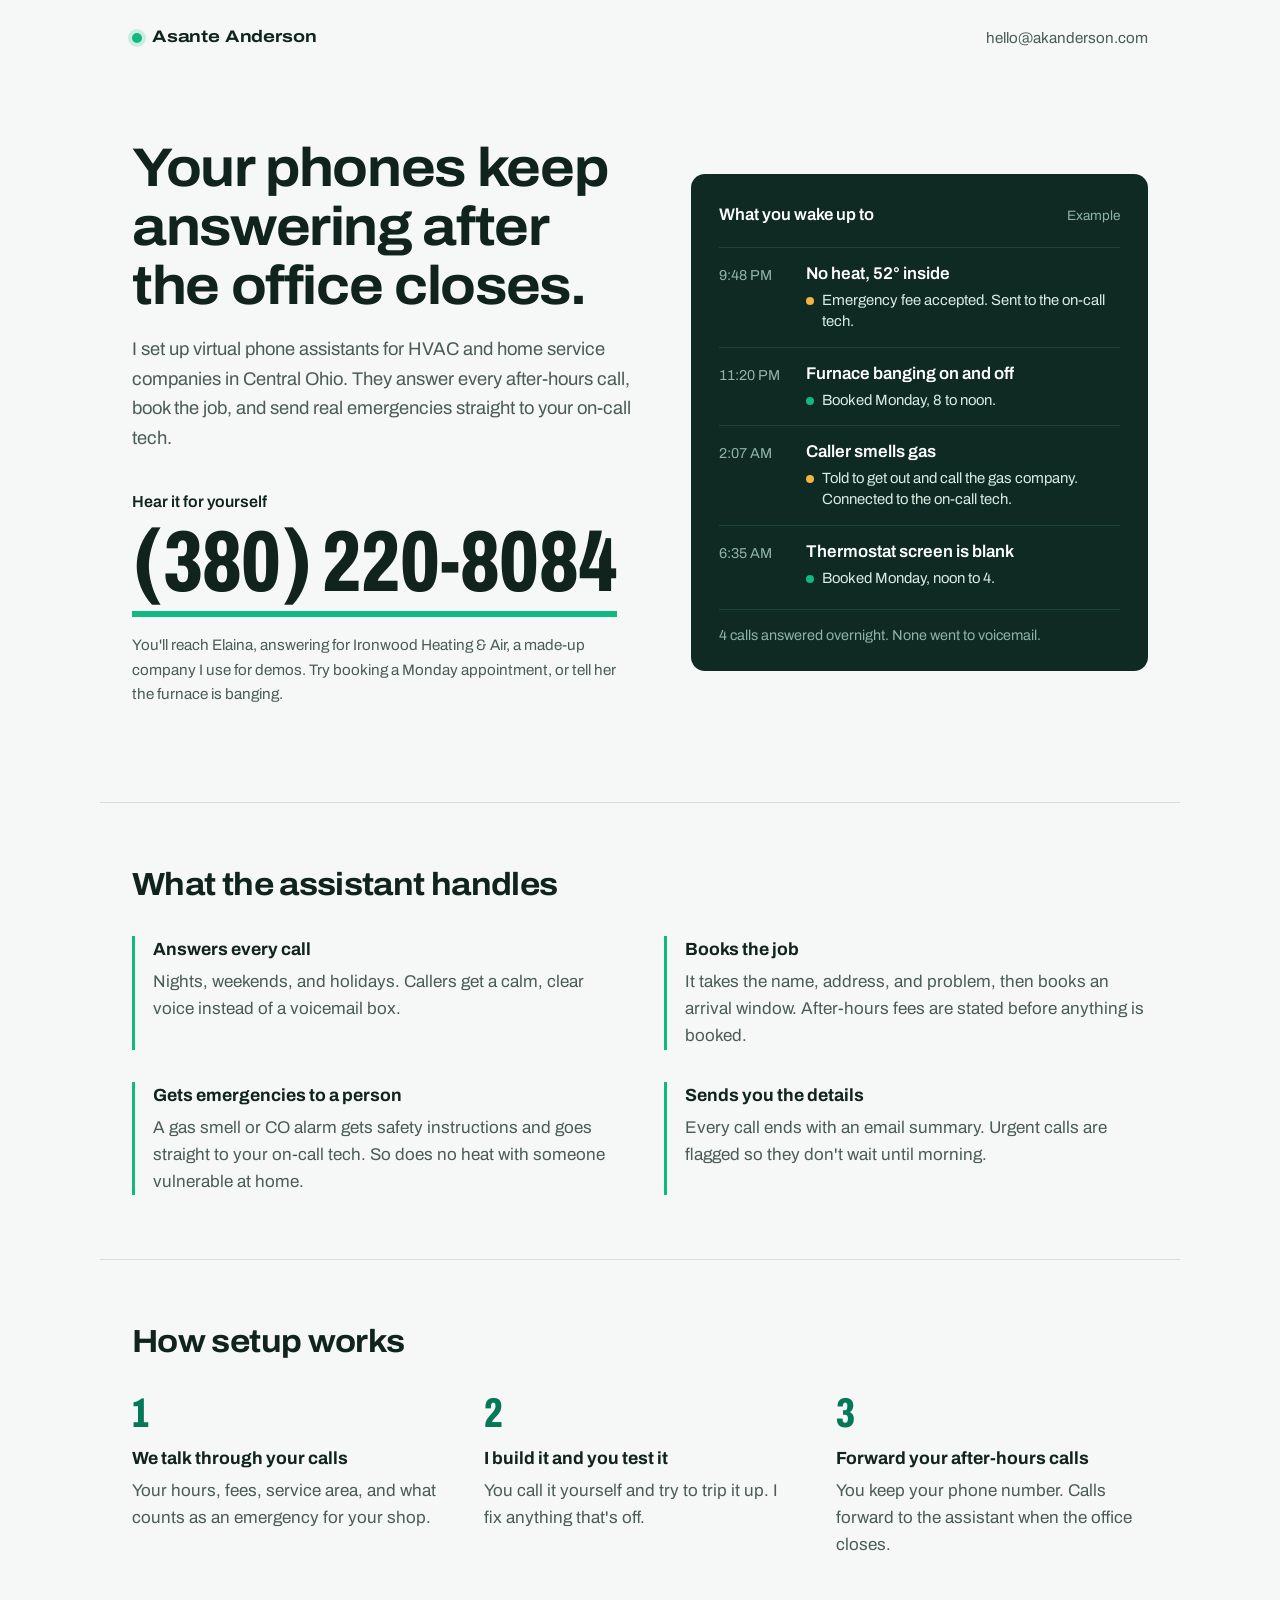
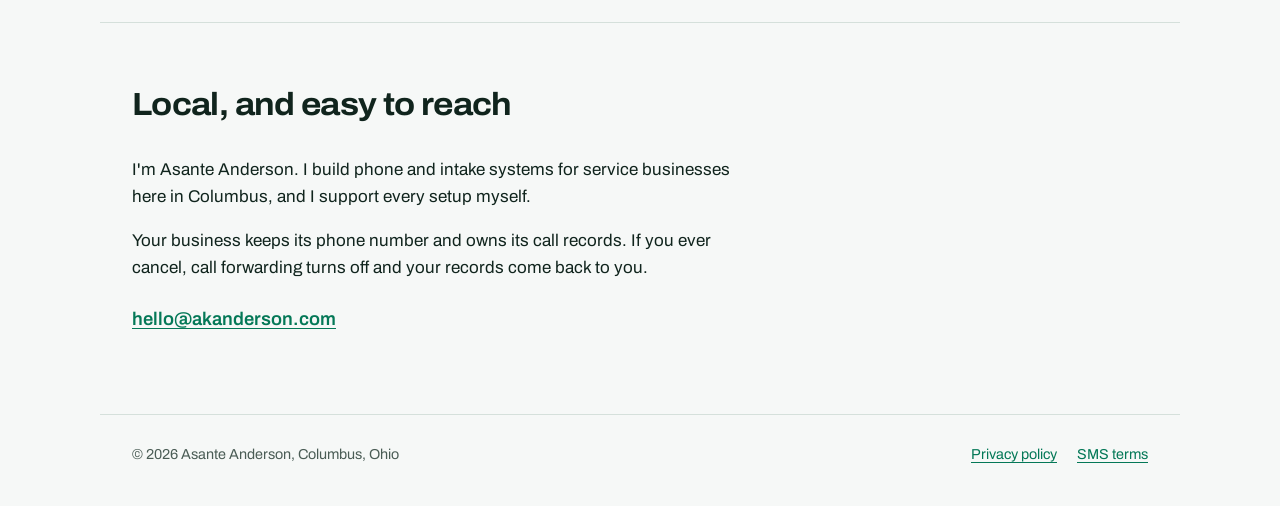
<file: index.html>
<!doctype html>
<html lang="en">
<head>
  <meta charset="utf-8">
  <meta name="viewport" content="width=device-width, initial-scale=1">
  <title>Asante Anderson | After-hours phone assistants for HVAC companies</title>
  <meta name="description" content="Asante Anderson sets up virtual phone assistants for HVAC and home service companies in Central Ohio. They answer after-hours calls, book jobs, and route emergencies to your on-call tech.">
  <link rel="preconnect" href="https://fonts.googleapis.com">
  <link rel="preconnect" href="https://fonts.gstatic.com" crossorigin>
  <link href="https://fonts.googleapis.com/css2?family=Archivo:wdth,wght@62..125,400..800&display=swap" rel="stylesheet">
  <link rel="stylesheet" href="style.css">
  <link rel="icon" href="data:image/svg+xml,%3Csvg xmlns='http://www.w3.org/2000/svg' viewBox='0 0 32 32'%3E%3Ccircle cx='16' cy='16' r='9' fill='%2310B981'/%3E%3C/svg%3E">
</head>
<body>
  <header class="wrap site-head">
    <a class="mark" href="/">Asante Anderson</a>
    <nav><a href="mailto:hello@akanderson.com">hello@akanderson.com</a></nav>
  </header>

  <main>
    <section class="wrap hero">
      <div>
        <h1>Your phones keep answering after the office closes.</h1>
        <p class="lede">I set up virtual phone assistants for HVAC and home service companies in Central Ohio. They answer every after-hours call, book the job, and send real emergencies straight to your on-call tech.</p>
        <p class="demo-label">Hear it for yourself</p>
        <a class="call" href="tel:+13802208084">(380) 220-8084</a>
        <p class="demo-note">You'll reach Elaina, answering for Ironwood Heating &amp; Air, a made-up company I use for demos. Try booking a Monday appointment, or tell her the furnace is banging.</p>
      </div>

      <aside class="log" aria-label="Example of an overnight call log">
        <div class="log-head">
          <h2>What you wake up to</h2>
          <span>Example</span>
        </div>
        <ol>
          <li class="urgent">
            <time>9:48 PM</time>
            <span class="what">No heat, 52° inside</span>
            <span class="outcome">Emergency fee accepted. Sent to the on-call tech.</span>
          </li>
          <li>
            <time>11:20 PM</time>
            <span class="what">Furnace banging on and off</span>
            <span class="outcome">Booked Monday, 8 to noon.</span>
          </li>
          <li class="urgent">
            <time>2:07 AM</time>
            <span class="what">Caller smells gas</span>
            <span class="outcome">Told to get out and call the gas company. Connected to the on-call tech.</span>
          </li>
          <li>
            <time>6:35 AM</time>
            <span class="what">Thermostat screen is blank</span>
            <span class="outcome">Booked Monday, noon to 4.</span>
          </li>
        </ol>
        <p class="log-foot">4 calls answered overnight. None went to voicemail.</p>
      </aside>
    </section>

    <section class="wrap section">
      <h2>What the assistant handles</h2>
      <dl class="features">
        <div>
          <dt>Answers every call</dt>
          <dd>Nights, weekends, and holidays. Callers get a calm, clear voice instead of a voicemail box.</dd>
        </div>
        <div>
          <dt>Books the job</dt>
          <dd>It takes the name, address, and problem, then books an arrival window. After-hours fees are stated before anything is booked.</dd>
        </div>
        <div>
          <dt>Gets emergencies to a person</dt>
          <dd>A gas smell or CO alarm gets safety instructions and goes straight to your on-call tech. So does no heat with someone vulnerable at home.</dd>
        </div>
        <div>
          <dt>Sends you the details</dt>
          <dd>Every call ends with an email summary. Urgent calls are flagged so they don't wait until morning.</dd>
        </div>
      </dl>
    </section>

    <section class="wrap section">
      <h2>How setup works</h2>
      <ol class="steps">
        <li>
          <strong>We talk through your calls</strong>
          <p>Your hours, fees, service area, and what counts as an emergency for your shop.</p>
        </li>
        <li>
          <strong>I build it and you test it</strong>
          <p>You call it yourself and try to trip it up. I fix anything that's off.</p>
        </li>
        <li>
          <strong>Forward your after-hours calls</strong>
          <p>You keep your phone number. Calls forward to the assistant when the office closes.</p>
        </li>
      </ol>
    </section>

    <section class="wrap section about">
      <h2>Local, and easy to reach</h2>
      <p>I'm Asante Anderson. I build phone and intake systems for service businesses here in Columbus, and I support every setup myself.</p>
      <p>Your business keeps its phone number and owns its call records. If you ever cancel, call forwarding turns off and your records come back to you.</p>
      <p class="contact"><a href="mailto:hello@akanderson.com">hello@akanderson.com</a></p>
    </section>
  </main>

  <footer class="wrap site-foot">
    <span>© 2026 Asante Anderson, Columbus, Ohio</span>
    <nav>
      <a href="privacy.html">Privacy policy</a>
      <a href="sms-terms.html">SMS terms</a>
    </nav>
  </footer>
</body>
</html>
</file>
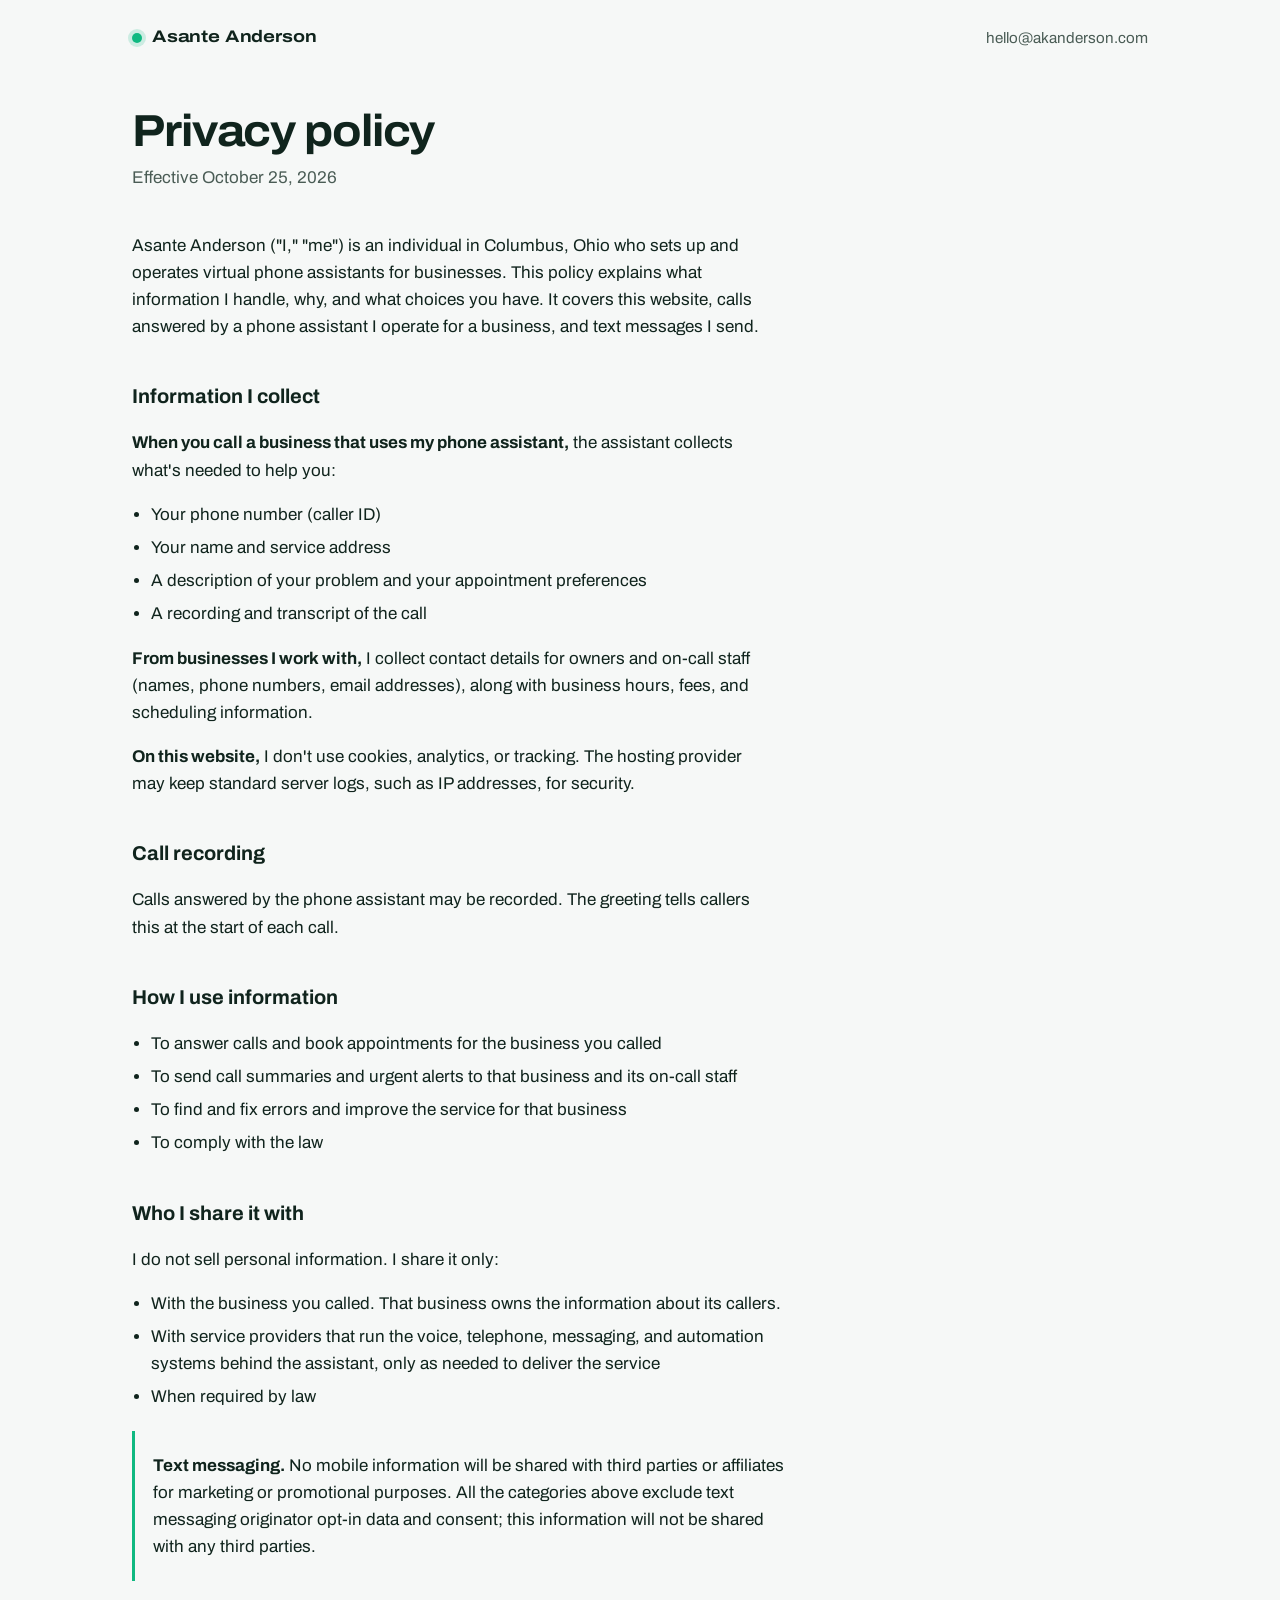
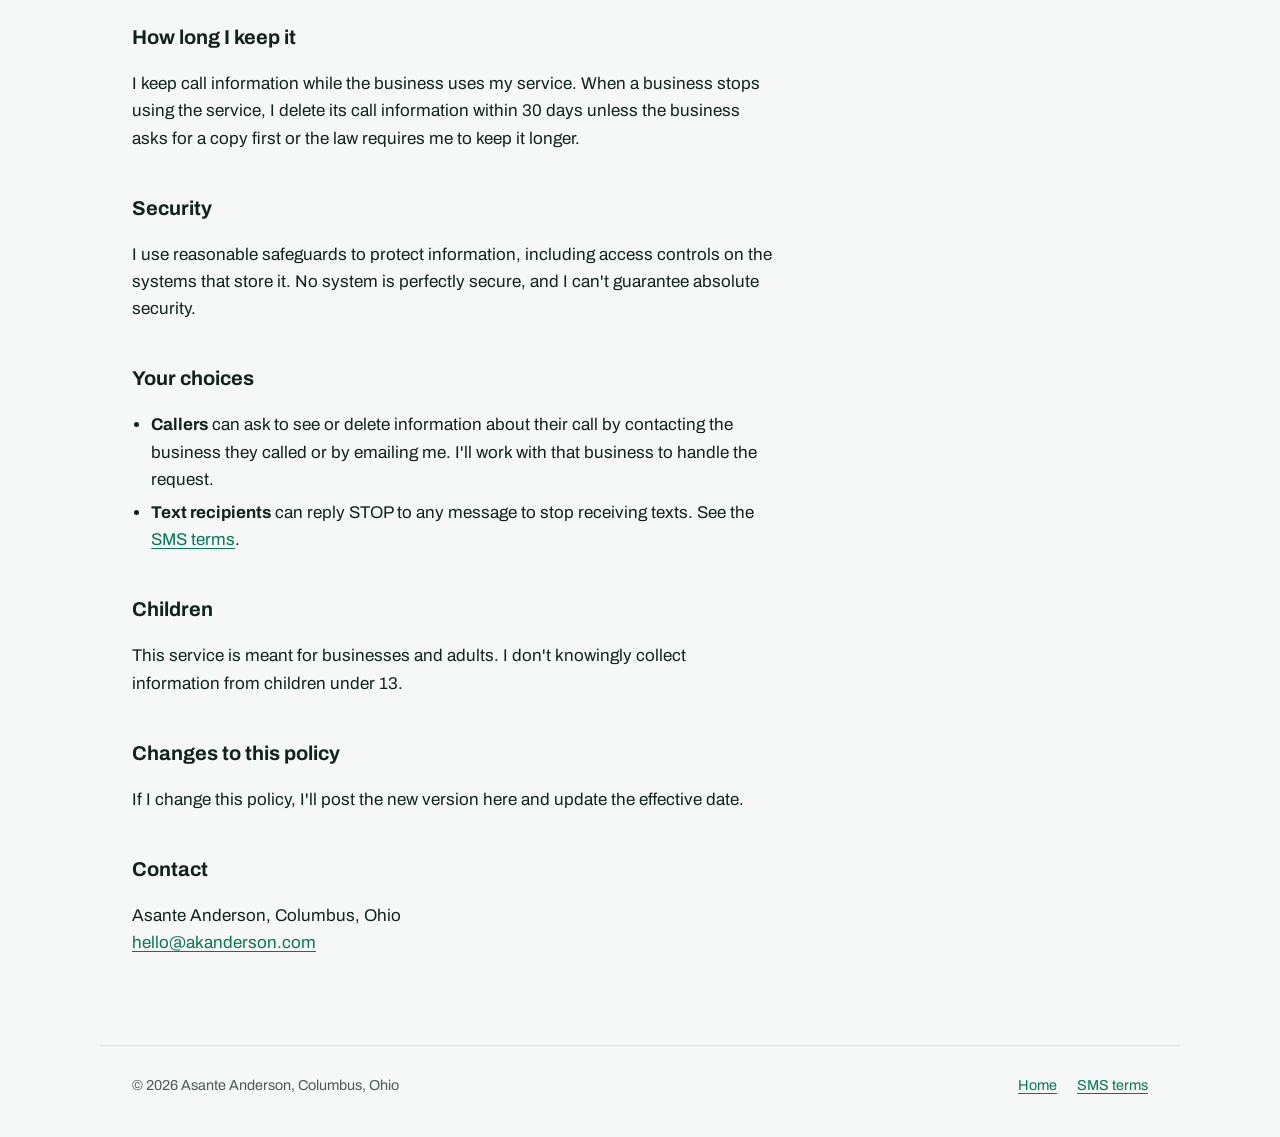
<file: privacy.html>
<!doctype html>
<html lang="en">
<head>
  <meta charset="utf-8">
  <meta name="viewport" content="width=device-width, initial-scale=1">
  <title>Privacy policy | Asante Anderson</title>
  <meta name="description" content="How Asante Anderson collects, uses, and protects information for phone assistant and text message services.">
  <link rel="preconnect" href="https://fonts.googleapis.com">
  <link rel="preconnect" href="https://fonts.gstatic.com" crossorigin>
  <link href="https://fonts.googleapis.com/css2?family=Archivo:wdth,wght@62..125,400..800&display=swap" rel="stylesheet">
  <link rel="stylesheet" href="style.css">
  <link rel="icon" href="data:image/svg+xml,%3Csvg xmlns='http://www.w3.org/2000/svg' viewBox='0 0 32 32'%3E%3Ccircle cx='16' cy='16' r='9' fill='%2310B981'/%3E%3C/svg%3E">
</head>
<body>
  <header class="wrap site-head">
    <a class="mark" href="/">Asante Anderson</a>
    <nav><a href="mailto:hello@akanderson.com">hello@akanderson.com</a></nav>
  </header>

  <main class="wrap">
    <article class="doc">
      <h1>Privacy policy</h1>
      <p class="effective">Effective October 25, 2026</p>

      <p>Asante Anderson ("I," "me") is an individual in Columbus, Ohio who sets up and operates virtual phone assistants for businesses. This policy explains what information I handle, why, and what choices you have. It covers this website, calls answered by a phone assistant I operate for a business, and text messages I send.</p>

      <h2>Information I collect</h2>
      <p><strong>When you call a business that uses my phone assistant,</strong> the assistant collects what's needed to help you:</p>
      <ul>
        <li>Your phone number (caller ID)</li>
        <li>Your name and service address</li>
        <li>A description of your problem and your appointment preferences</li>
        <li>A recording and transcript of the call</li>
      </ul>
      <p><strong>From businesses I work with,</strong> I collect contact details for owners and on-call staff (names, phone numbers, email addresses), along with business hours, fees, and scheduling information.</p>
      <p><strong>On this website,</strong> I don't use cookies, analytics, or tracking. The hosting provider may keep standard server logs, such as IP addresses, for security.</p>

      <h2>Call recording</h2>
      <p>Calls answered by the phone assistant may be recorded. The greeting tells callers this at the start of each call.</p>

      <h2>How I use information</h2>
      <ul>
        <li>To answer calls and book appointments for the business you called</li>
        <li>To send call summaries and urgent alerts to that business and its on-call staff</li>
        <li>To find and fix errors and improve the service for that business</li>
        <li>To comply with the law</li>
      </ul>

      <h2>Who I share it with</h2>
      <p>I do not sell personal information. I share it only:</p>
      <ul>
        <li>With the business you called. That business owns the information about its callers.</li>
        <li>With service providers that run the voice, telephone, messaging, and automation systems behind the assistant, only as needed to deliver the service</li>
        <li>When required by law</li>
      </ul>

      <div class="callout">
        <p><strong>Text messaging.</strong> No mobile information will be shared with third parties or affiliates for marketing or promotional purposes. All the categories above exclude text messaging originator opt-in data and consent; this information will not be shared with any third parties.</p>
      </div>

      <h2>How long I keep it</h2>
      <p>I keep call information while the business uses my service. When a business stops using the service, I delete its call information within 30 days unless the business asks for a copy first or the law requires me to keep it longer.</p>

      <h2>Security</h2>
      <p>I use reasonable safeguards to protect information, including access controls on the systems that store it. No system is perfectly secure, and I can't guarantee absolute security.</p>

      <h2>Your choices</h2>
      <ul>
        <li><strong>Callers</strong> can ask to see or delete information about their call by contacting the business they called or by emailing me. I'll work with that business to handle the request.</li>
        <li><strong>Text recipients</strong> can reply STOP to any message to stop receiving texts. See the <a href="sms-terms.html">SMS terms</a>.</li>
      </ul>

      <h2>Children</h2>
      <p>This service is meant for businesses and adults. I don't knowingly collect information from children under 13.</p>

      <h2>Changes to this policy</h2>
      <p>If I change this policy, I'll post the new version here and update the effective date.</p>

      <h2>Contact</h2>
      <p>Asante Anderson, Columbus, Ohio<br>
      <a href="mailto:hello@akanderson.com">hello@akanderson.com</a></p>
    </article>
  </main>

  <footer class="wrap site-foot">
    <span>© 2026 Asante Anderson, Columbus, Ohio</span>
    <nav>
      <a href="/">Home</a>
      <a href="sms-terms.html">SMS terms</a>
    </nav>
  </footer>
</body>
</html>
</file>
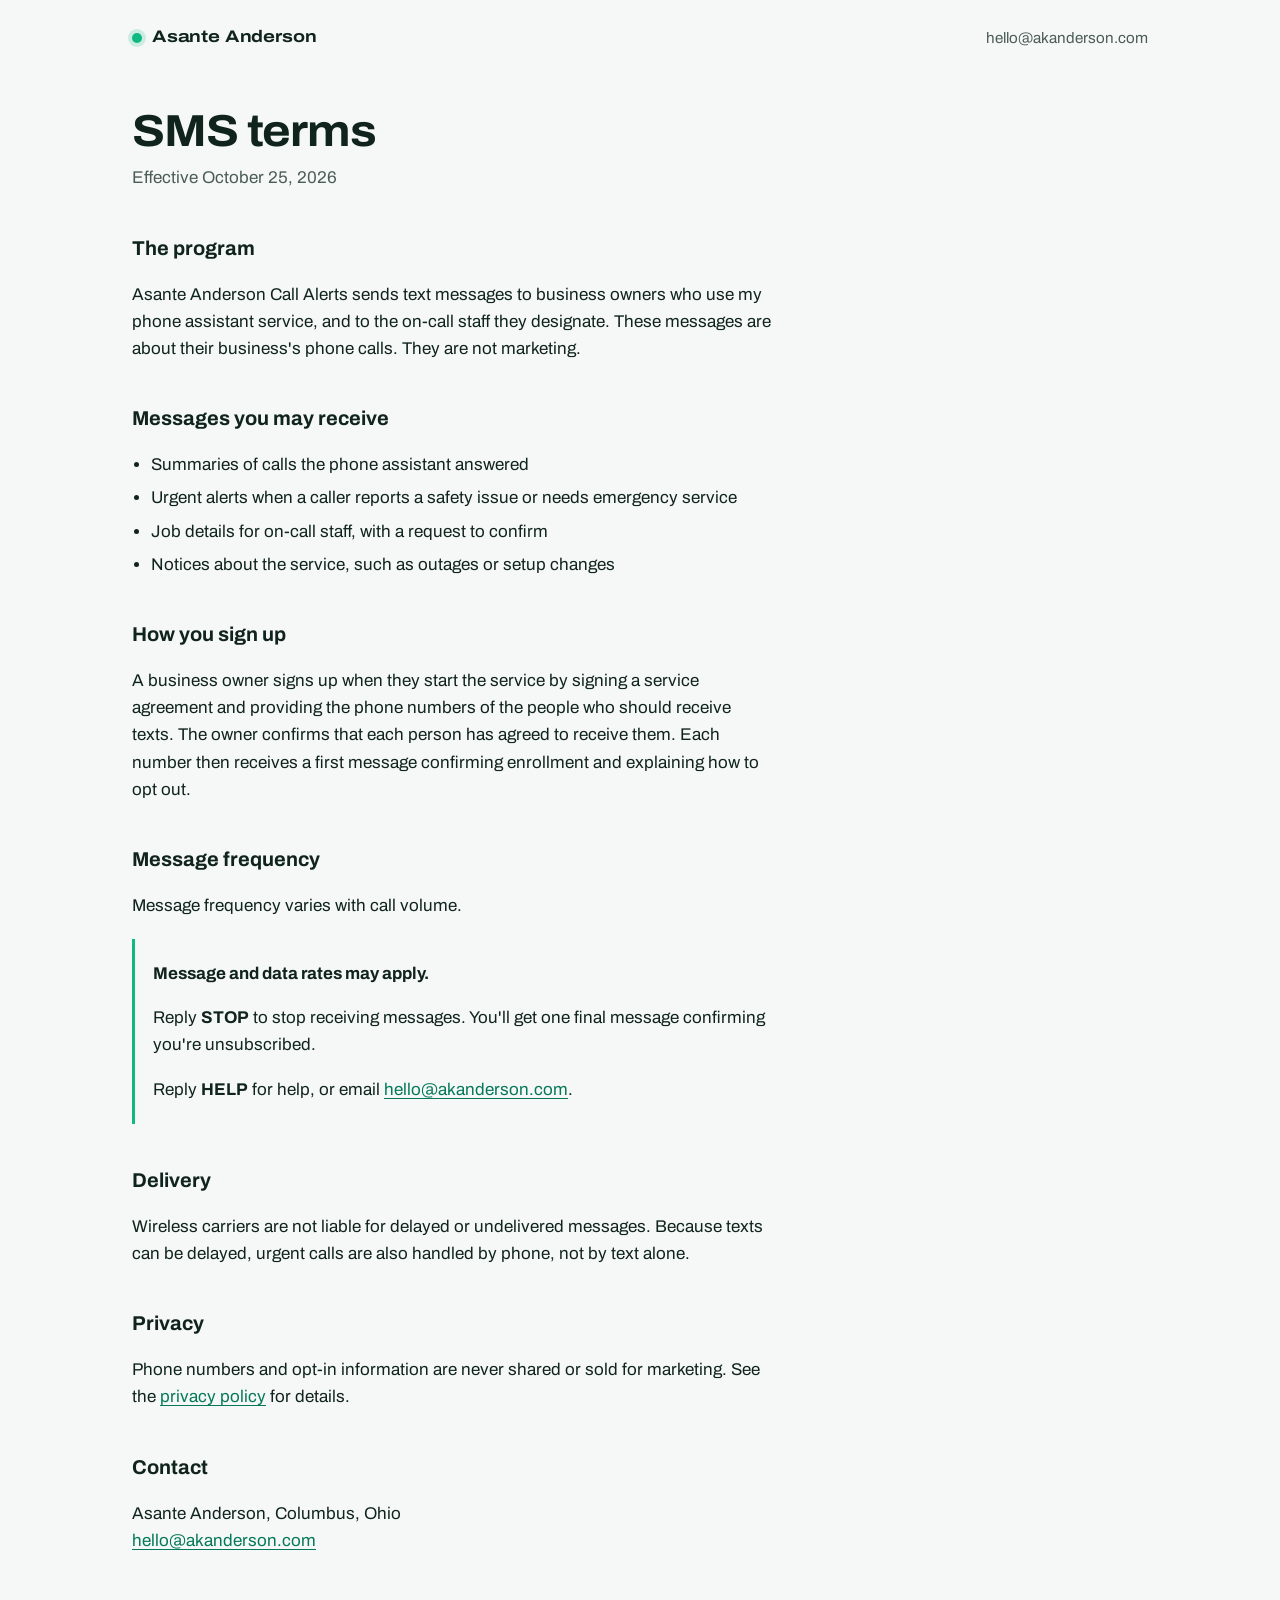
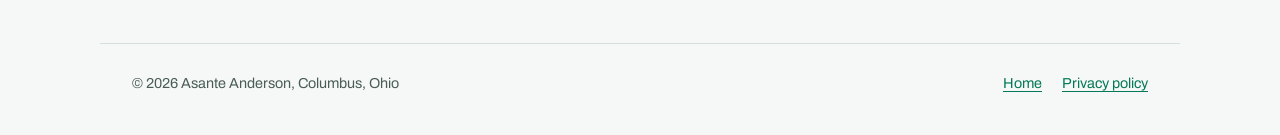
<file: sms-terms.html>
<!doctype html>
<html lang="en">
<head>
  <meta charset="utf-8">
  <meta name="viewport" content="width=device-width, initial-scale=1">
  <title>SMS terms | Asante Anderson</title>
  <meta name="description" content="Terms for text message alerts sent by Asante Anderson to business clients and their on-call staff.">
  <link rel="preconnect" href="https://fonts.googleapis.com">
  <link rel="preconnect" href="https://fonts.gstatic.com" crossorigin>
  <link href="https://fonts.googleapis.com/css2?family=Archivo:wdth,wght@62..125,400..800&display=swap" rel="stylesheet">
  <link rel="stylesheet" href="style.css">
  <link rel="icon" href="data:image/svg+xml,%3Csvg xmlns='http://www.w3.org/2000/svg' viewBox='0 0 32 32'%3E%3Ccircle cx='16' cy='16' r='9' fill='%2310B981'/%3E%3C/svg%3E">
</head>
<body>
  <header class="wrap site-head">
    <a class="mark" href="/">Asante Anderson</a>
    <nav><a href="mailto:hello@akanderson.com">hello@akanderson.com</a></nav>
  </header>

  <main class="wrap">
    <article class="doc">
      <h1>SMS terms</h1>
      <p class="effective">Effective October 25, 2026</p>

      <h2>The program</h2>
      <p>Asante Anderson Call Alerts sends text messages to business owners who use my phone assistant service, and to the on-call staff they designate. These messages are about their business's phone calls. They are not marketing.</p>

      <h2>Messages you may receive</h2>
      <ul>
        <li>Summaries of calls the phone assistant answered</li>
        <li>Urgent alerts when a caller reports a safety issue or needs emergency service</li>
        <li>Job details for on-call staff, with a request to confirm</li>
        <li>Notices about the service, such as outages or setup changes</li>
      </ul>

      <h2>How you sign up</h2>
      <p>A business owner signs up when they start the service by signing a service agreement and providing the phone numbers of the people who should receive texts. The owner confirms that each person has agreed to receive them. Each number then receives a first message confirming enrollment and explaining how to opt out.</p>

      <h2>Message frequency</h2>
      <p>Message frequency varies with call volume.</p>

      <div class="callout">
        <p><strong>Message and data rates may apply.</strong></p>
        <p>Reply <strong>STOP</strong> to stop receiving messages. You'll get one final message confirming you're unsubscribed.</p>
        <p>Reply <strong>HELP</strong> for help, or email <a href="mailto:hello@akanderson.com">hello@akanderson.com</a>.</p>
      </div>

      <h2>Delivery</h2>
      <p>Wireless carriers are not liable for delayed or undelivered messages. Because texts can be delayed, urgent calls are also handled by phone, not by text alone.</p>

      <h2>Privacy</h2>
      <p>Phone numbers and opt-in information are never shared or sold for marketing. See the <a href="privacy.html">privacy policy</a> for details.</p>

      <h2>Contact</h2>
      <p>Asante Anderson, Columbus, Ohio<br>
      <a href="mailto:hello@akanderson.com">hello@akanderson.com</a></p>
    </article>
  </main>

  <footer class="wrap site-foot">
    <span>© 2026 Asante Anderson, Columbus, Ohio</span>
    <nav>
      <a href="/">Home</a>
      <a href="privacy.html">Privacy policy</a>
    </nav>
  </footer>
</body>
</html>
</file>
<file: style.css>
:root {
  --paper: #f6f8f7;
  --ink: #10241d;
  --ink-soft: #4a5c55;
  --emerald: #10b981;
  --emerald-deep: #047857;
  --line: #d5e0db;
  --night: #0e2a22;
  --night-line: #1d4537;
  --night-text: #d9ece4;
  --night-soft: #8fb3a5;
  color-scheme: light;
}

* { box-sizing: border-box; }

html { -webkit-text-size-adjust: 100%; }

body {
  margin: 0;
  background: var(--paper);
  color: var(--ink);
  font-family: "Archivo", system-ui, -apple-system, "Segoe UI", sans-serif;
  font-size: 1.0625rem;
  line-height: 1.6;
  font-stretch: 100%;
}

a { color: var(--emerald-deep); text-underline-offset: 3px; }
a:hover { color: var(--ink); }
a:focus-visible, .call:focus-visible {
  outline: 3px solid var(--emerald);
  outline-offset: 3px;
  border-radius: 4px;
}

.wrap {
  max-width: 1080px;
  margin: 0 auto;
  padding: 0 16px;
}
@media (min-width: 640px) { .wrap { padding: 0 32px; } }

/* Header */
.site-head {
  display: flex;
  justify-content: space-between;
  align-items: center;
  gap: 16px;
  padding-top: 24px;
  padding-bottom: 24px;
}
.mark {
  font-weight: 700;
  font-stretch: 118%;
  font-size: 1.05rem;
  letter-spacing: -0.01em;
  color: var(--ink);
  text-decoration: none;
  display: inline-flex;
  align-items: center;
  gap: 10px;
}
.mark::before {
  content: "";
  width: 10px;
  height: 10px;
  border-radius: 50%;
  background: var(--emerald);
  box-shadow: 0 0 0 4px rgba(16, 185, 129, 0.18);
}
.site-head nav a {
  font-size: 0.95rem;
  color: var(--ink-soft);
  text-decoration: none;
}
.site-head nav a:hover { color: var(--ink); text-decoration: underline; }
.mark { white-space: nowrap; }
@media (max-width: 479px) { .site-head nav { display: none; } }

/* Hero */
.hero {
  display: grid;
  gap: 40px;
  padding-top: 40px;
  padding-bottom: 72px;
  align-items: center;
}
@media (min-width: 900px) {
  .hero { grid-template-columns: 1.1fr 1fr; gap: 56px; padding-top: 64px; padding-bottom: 96px; }
}
.hero h1 {
  font-size: clamp(2.1rem, 5.2vw, 3.4rem);
  line-height: 1.08;
  font-weight: 700;
  font-stretch: 108%;
  letter-spacing: -0.025em;
  margin: 0 0 20px;
  max-width: 14ch;
}
.lede {
  font-size: 1.15rem;
  color: var(--ink-soft);
  max-width: 34rem;
  margin: 0 0 36px;
}
.demo-label {
  font-size: 1rem;
  font-weight: 600;
  margin: 0 0 4px;
}
.call {
  display: inline-block;
  font-size: clamp(2.7rem, 14vw, 5.4rem);
  white-space: nowrap;
  line-height: 1;
  font-weight: 800;
  font-stretch: 68%;
  letter-spacing: -0.01em;
  font-variant-numeric: tabular-nums;
  color: var(--ink);
  text-decoration: none;
  border-bottom: 6px solid var(--emerald);
  padding-bottom: 6px;
}
.call:hover { color: var(--emerald-deep); }
.demo-note {
  font-size: 0.95rem;
  color: var(--ink-soft);
  margin: 16px 0 0;
  max-width: 32rem;
}

/* Overnight log: the one bold element */
.log {
  background: var(--night);
  color: var(--night-text);
  border-radius: 14px;
  padding: 24px 20px 20px;
}
@media (min-width: 640px) { .log { padding: 28px 28px 24px; } }
.log-head {
  display: flex;
  justify-content: space-between;
  align-items: baseline;
  gap: 12px;
  margin: 0 0 18px;
}
.log-head h2 {
  font-size: 1.05rem;
  font-weight: 600;
  margin: 0;
  color: #fff;
}
.log-head span { font-size: 0.85rem; color: var(--night-soft); }
.log ol { list-style: none; margin: 0; padding: 0; }
.log li {
  display: grid;
  grid-template-columns: 4.6rem 1fr;
  gap: 4px 14px;
  padding: 14px 0;
  border-top: 1px solid var(--night-line);
}
.log time {
  font-variant-numeric: tabular-nums;
  font-size: 0.9rem;
  color: var(--night-soft);
  padding-top: 2px;
  grid-row: span 2;
}
.log .what { font-weight: 600; color: #fff; line-height: 1.4; }
.log .outcome {
  font-size: 0.93rem;
  line-height: 1.45;
  color: var(--night-text);
  display: flex;
  gap: 8px;
}
.log .outcome::before {
  content: "";
  flex: none;
  width: 8px;
  height: 8px;
  margin-top: 7px;
  border-radius: 50%;
  background: var(--emerald);
}
.log li.urgent .outcome::before { background: #f5b342; }
.log-foot {
  margin: 6px 0 0;
  padding-top: 14px;
  border-top: 1px solid var(--night-line);
  font-size: 0.9rem;
  color: var(--night-soft);
}

@media (prefers-reduced-motion: no-preference) {
  .log li { opacity: 0; animation: arrive 0.5s ease-out forwards; }
  .log li:nth-child(1) { animation-delay: 0.3s; }
  .log li:nth-child(2) { animation-delay: 0.9s; }
  .log li:nth-child(3) { animation-delay: 1.5s; }
  .log li:nth-child(4) { animation-delay: 2.1s; }
  @keyframes arrive { to { opacity: 1; } }
}

/* Sections */
.section {
  padding-top: 64px;
  padding-bottom: 64px;
  border-top: 1px solid var(--line);
}
.section h2 {
  font-size: clamp(1.5rem, 3vw, 2rem);
  font-weight: 700;
  font-stretch: 108%;
  letter-spacing: -0.02em;
  line-height: 1.15;
  margin: 0 0 32px;
  max-width: 22ch;
}
.features {
  display: grid;
  gap: 32px 48px;
  margin: 0;
}
@media (min-width: 760px) { .features { grid-template-columns: 1fr 1fr; } }
.features div { border-left: 3px solid var(--emerald); padding-left: 18px; }
.features dt { font-weight: 700; font-size: 1.1rem; margin: 0 0 4px; }
.features dd { margin: 0; color: var(--ink-soft); max-width: 30rem; }

.steps {
  list-style: none;
  counter-reset: step;
  margin: 0;
  padding: 0;
  display: grid;
  gap: 28px;
}
@media (min-width: 760px) { .steps { grid-template-columns: repeat(3, 1fr); gap: 40px; } }
.steps li { counter-increment: step; }
.steps li::before {
  content: counter(step);
  display: block;
  font-size: 2.6rem;
  font-weight: 800;
  font-stretch: 68%;
  line-height: 1;
  color: var(--emerald-deep);
  margin-bottom: 10px;
}
.steps strong { display: block; font-size: 1.1rem; margin-bottom: 4px; }
.steps p { margin: 0; color: var(--ink-soft); }

.about p { max-width: 38rem; margin: 0 0 16px; }
.about .contact { font-size: 1.15rem; font-weight: 600; margin-top: 24px; }

/* Footer */
.site-foot {
  border-top: 1px solid var(--line);
  padding-top: 28px;
  padding-bottom: 40px;
  font-size: 0.9rem;
  color: var(--ink-soft);
  display: flex;
  flex-wrap: wrap;
  gap: 8px 24px;
  justify-content: space-between;
}
.site-foot nav { display: flex; gap: 20px; }

/* Policy pages */
.doc {
  max-width: 44rem;
  padding-top: 32px;
  padding-bottom: 72px;
}
.doc h1 {
  font-size: clamp(2rem, 5vw, 2.8rem);
  font-weight: 700;
  font-stretch: 108%;
  letter-spacing: -0.025em;
  line-height: 1.1;
  margin: 0 0 8px;
}
.doc .effective { color: var(--ink-soft); margin: 0 0 40px; }
.doc h2 {
  font-size: 1.25rem;
  font-weight: 700;
  margin: 40px 0 10px;
}
.doc p, .doc li { max-width: 40rem; }
.doc ul { padding-left: 1.2rem; }
.doc li { margin-bottom: 6px; }
.doc .callout {
  border-left: 3px solid var(--emerald);
  padding: 4px 0 4px 18px;
  margin: 20px 0;
}
</file>
